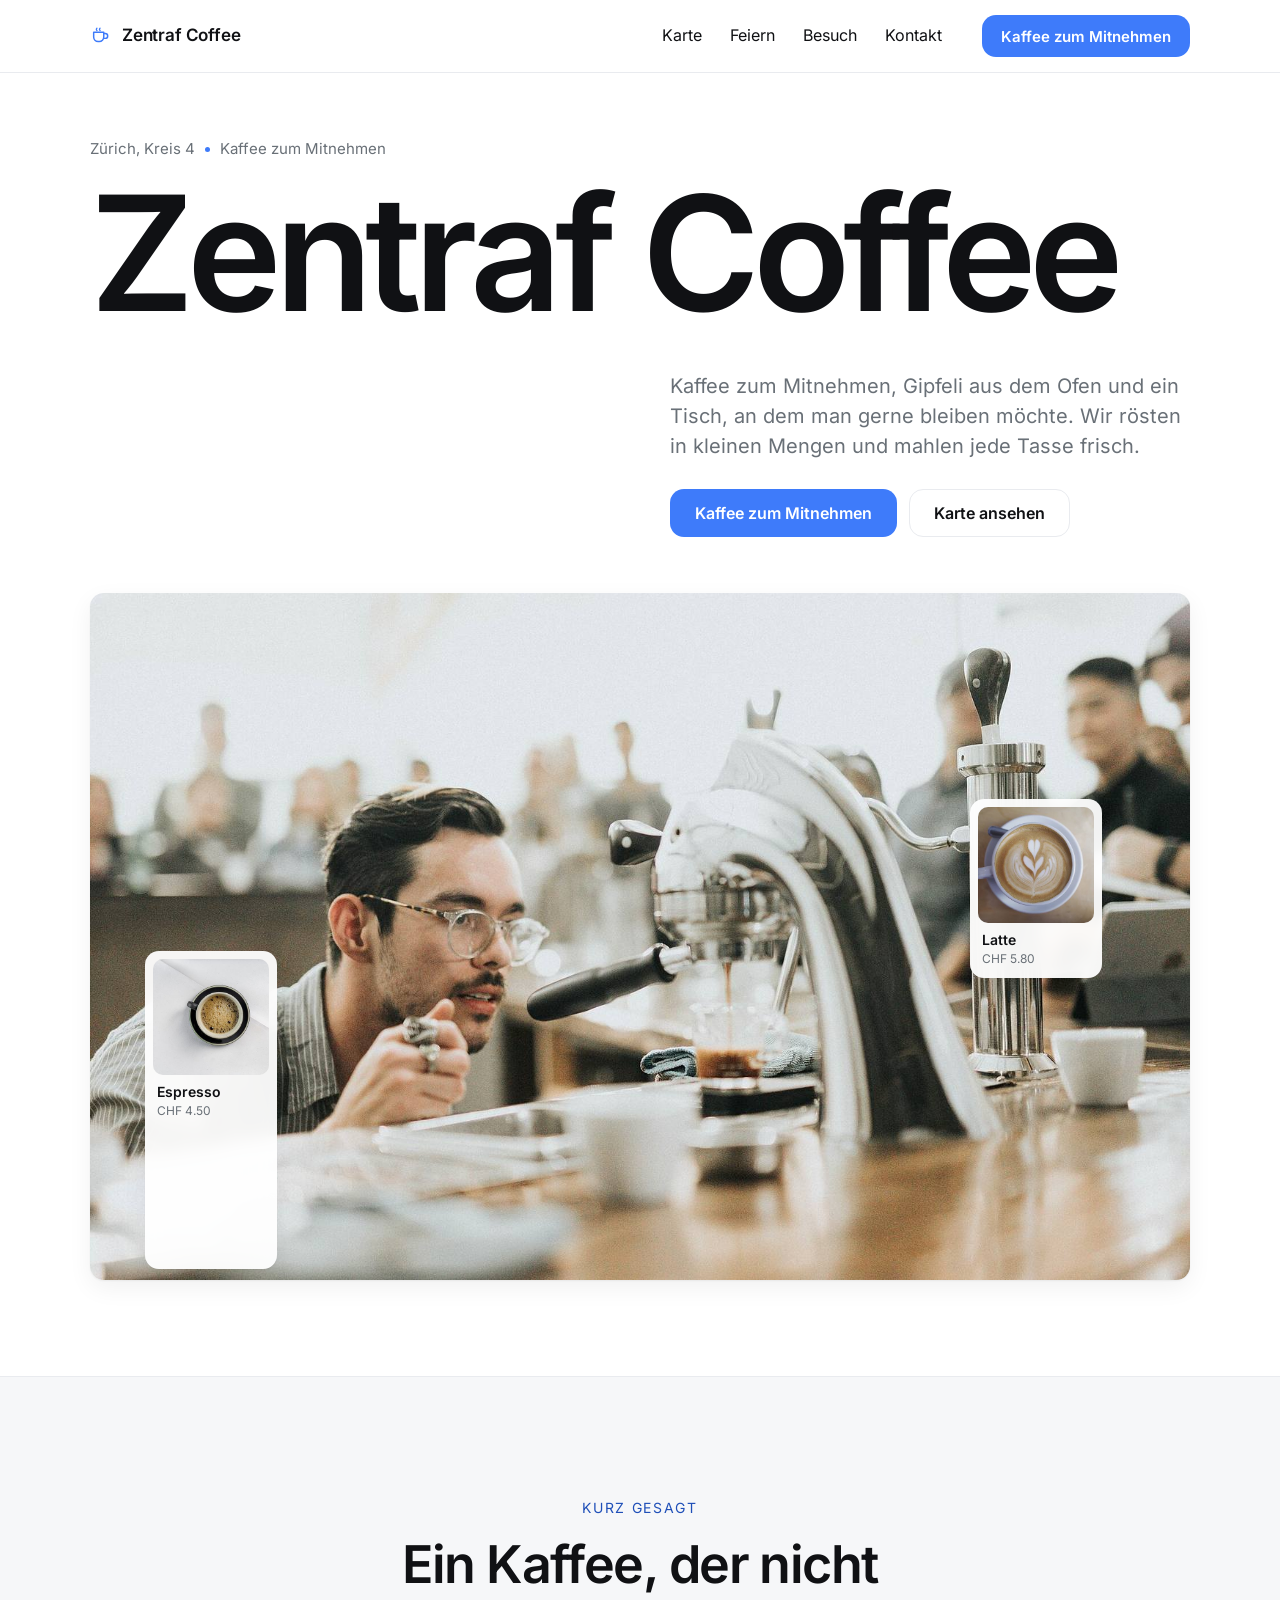
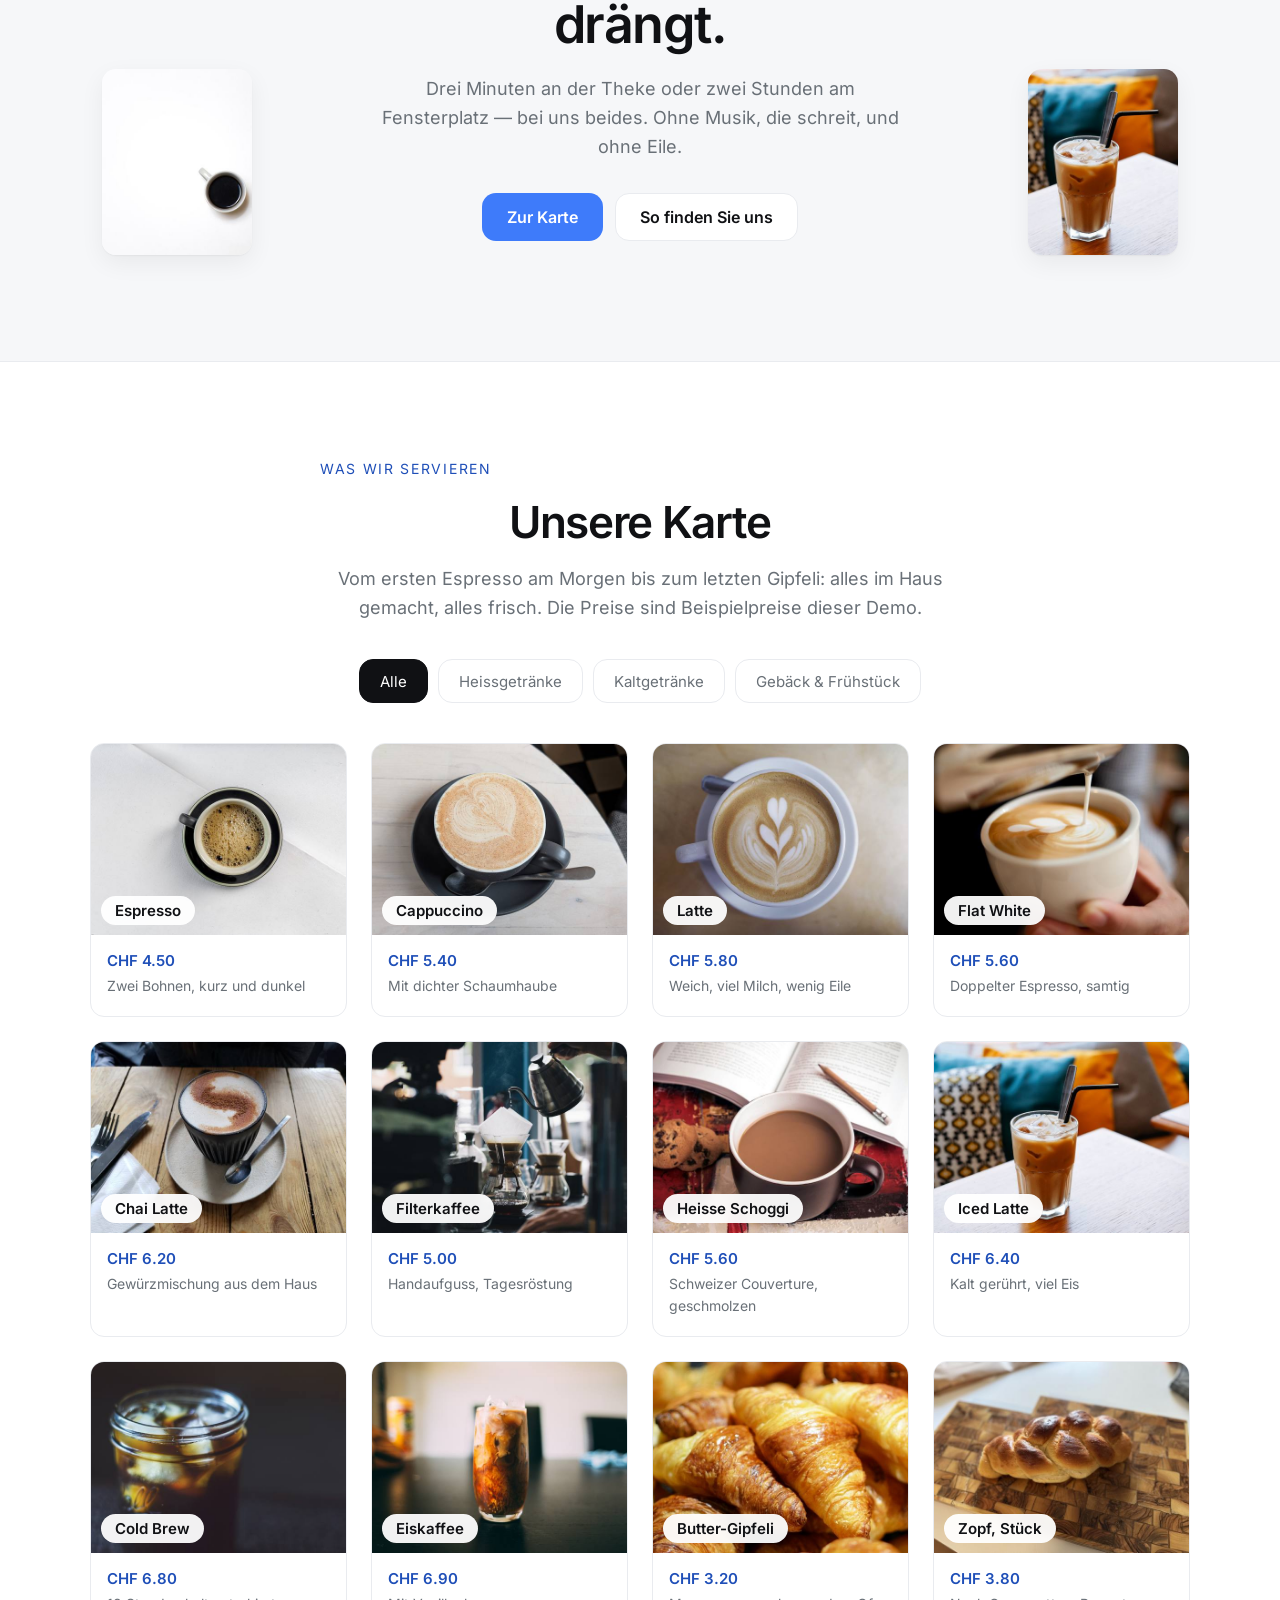
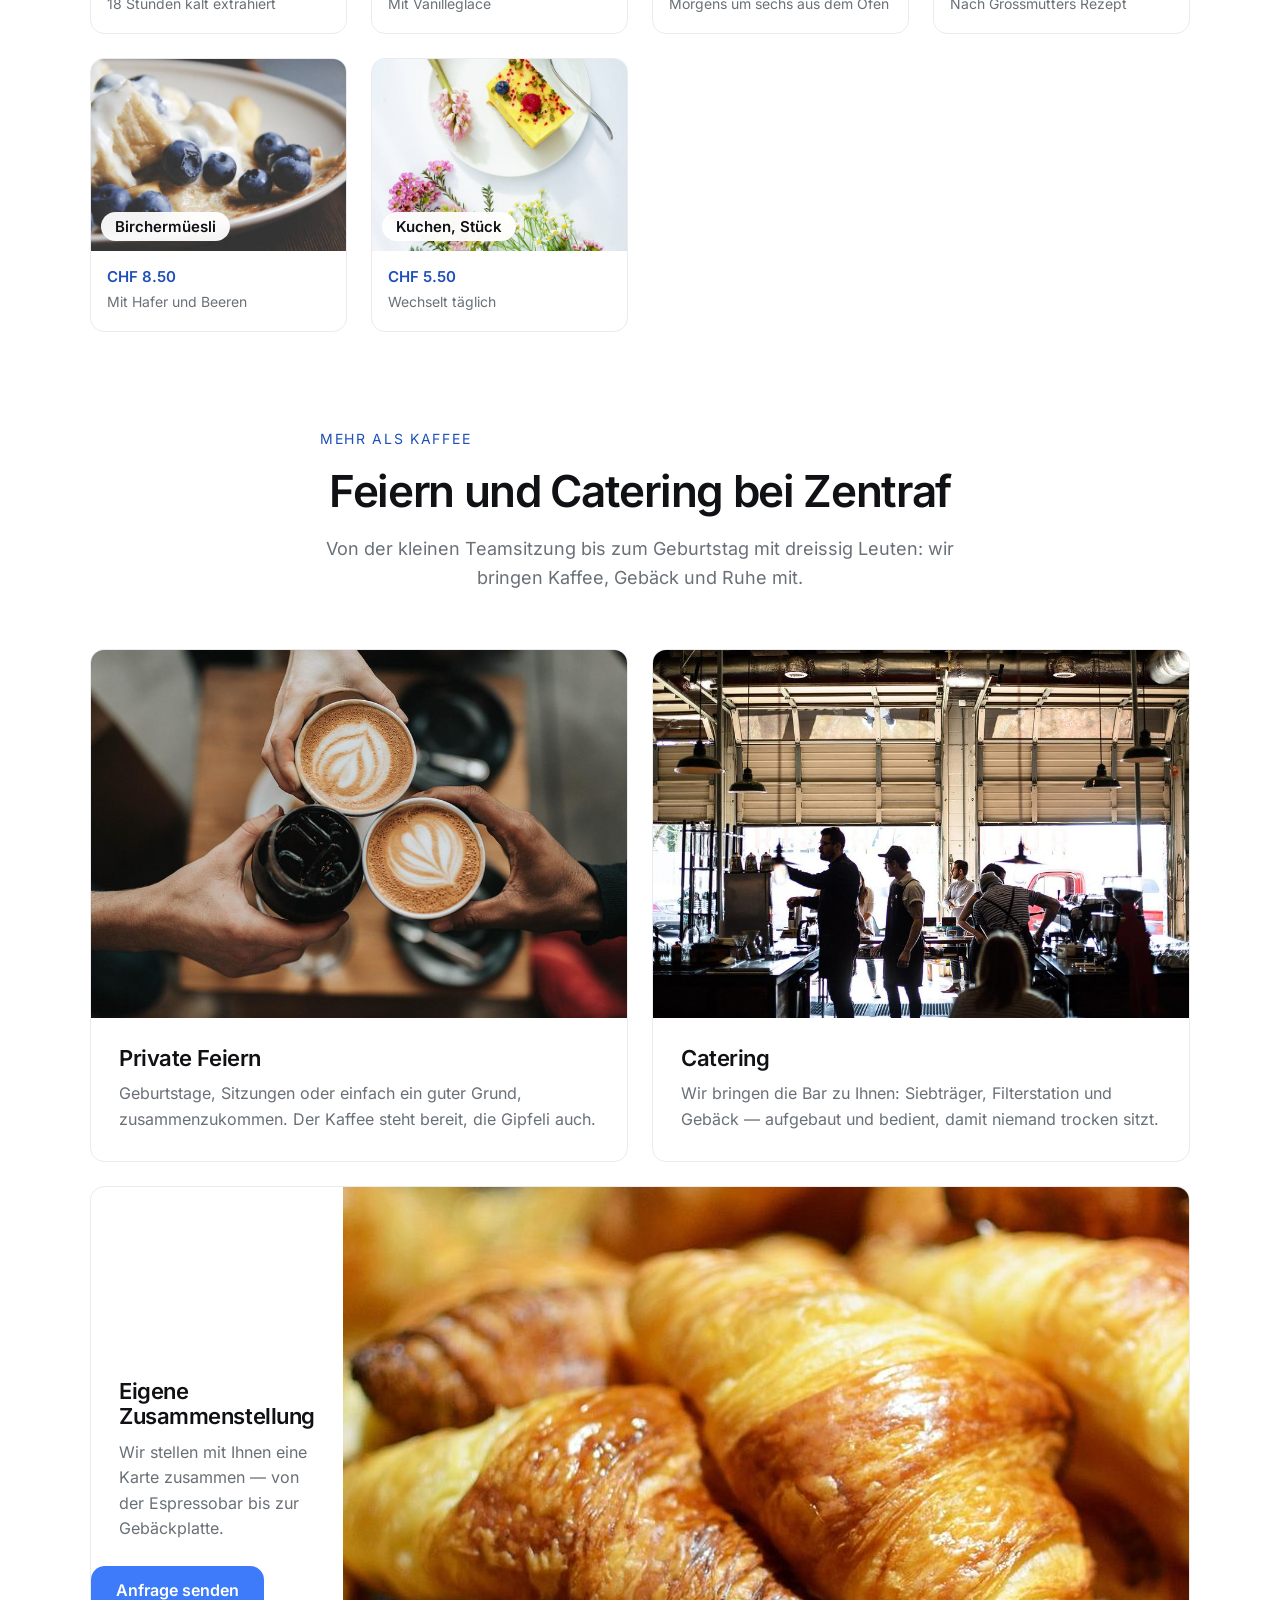
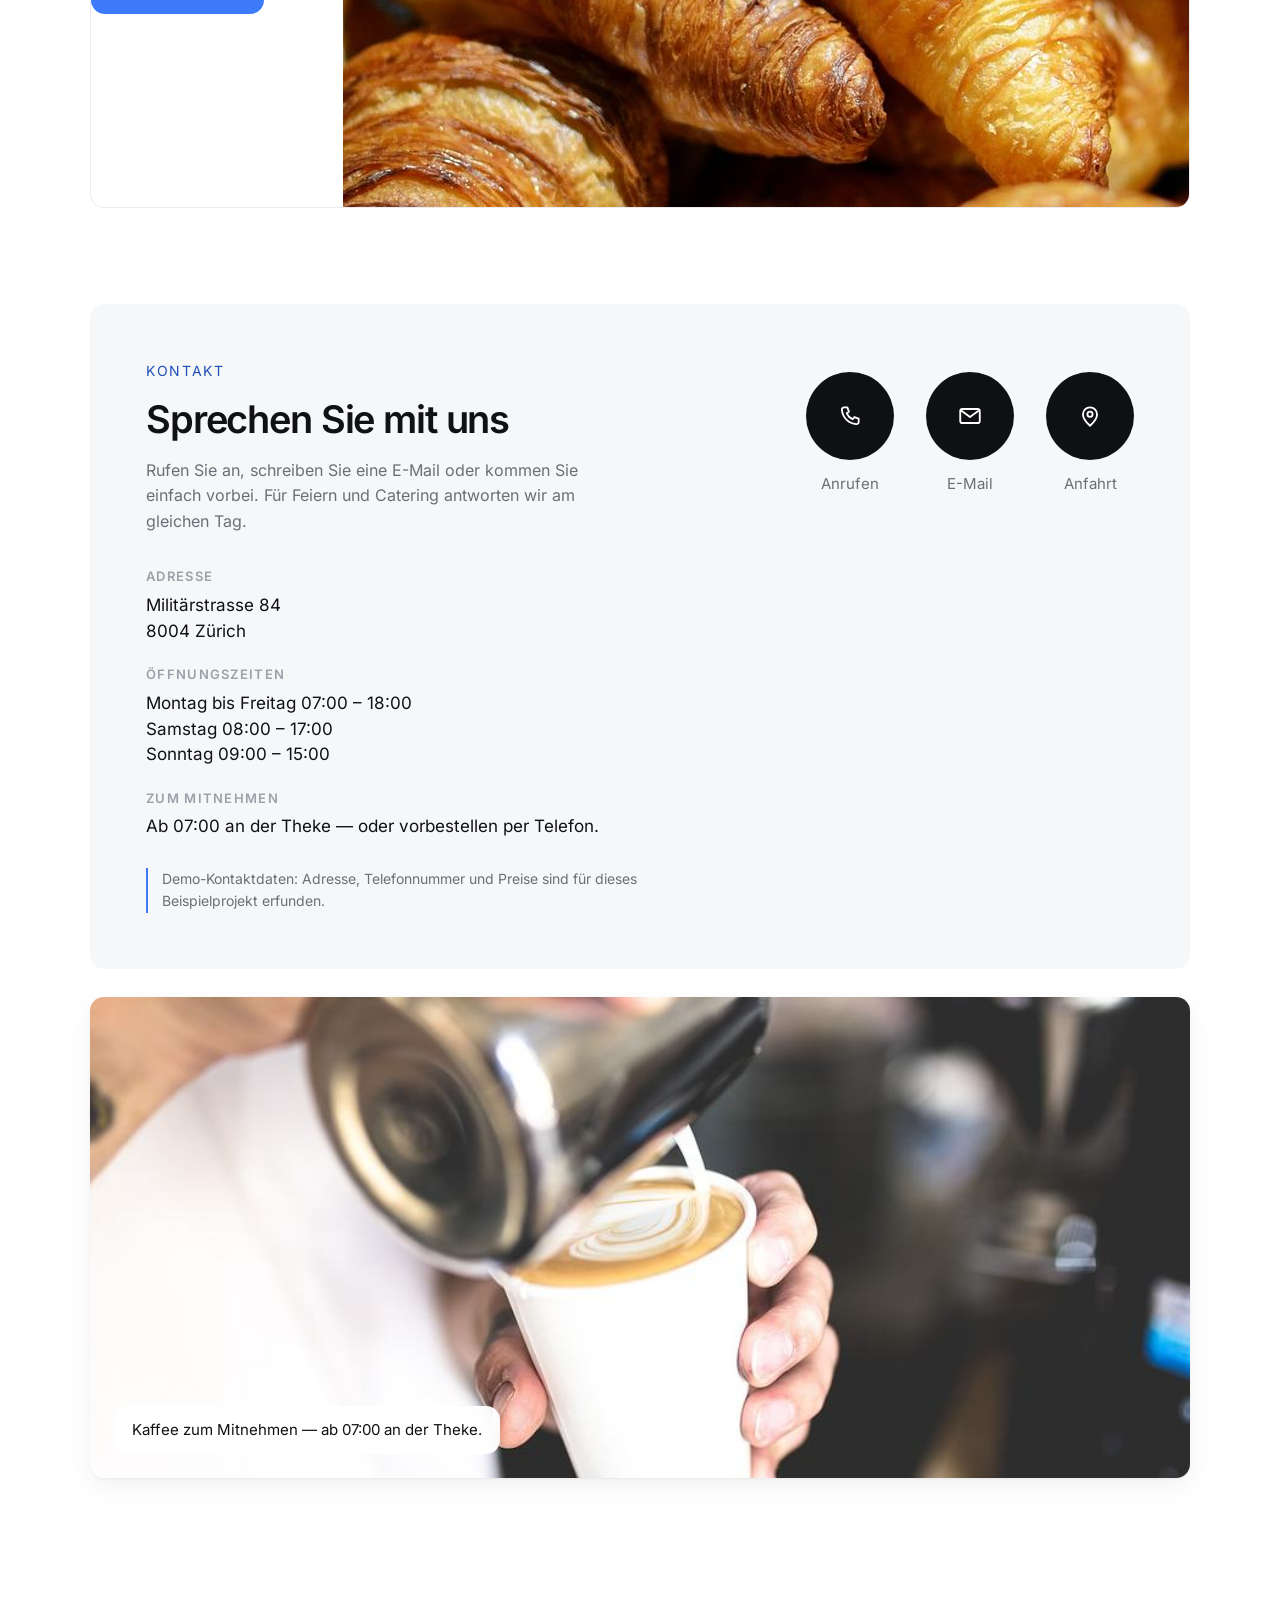
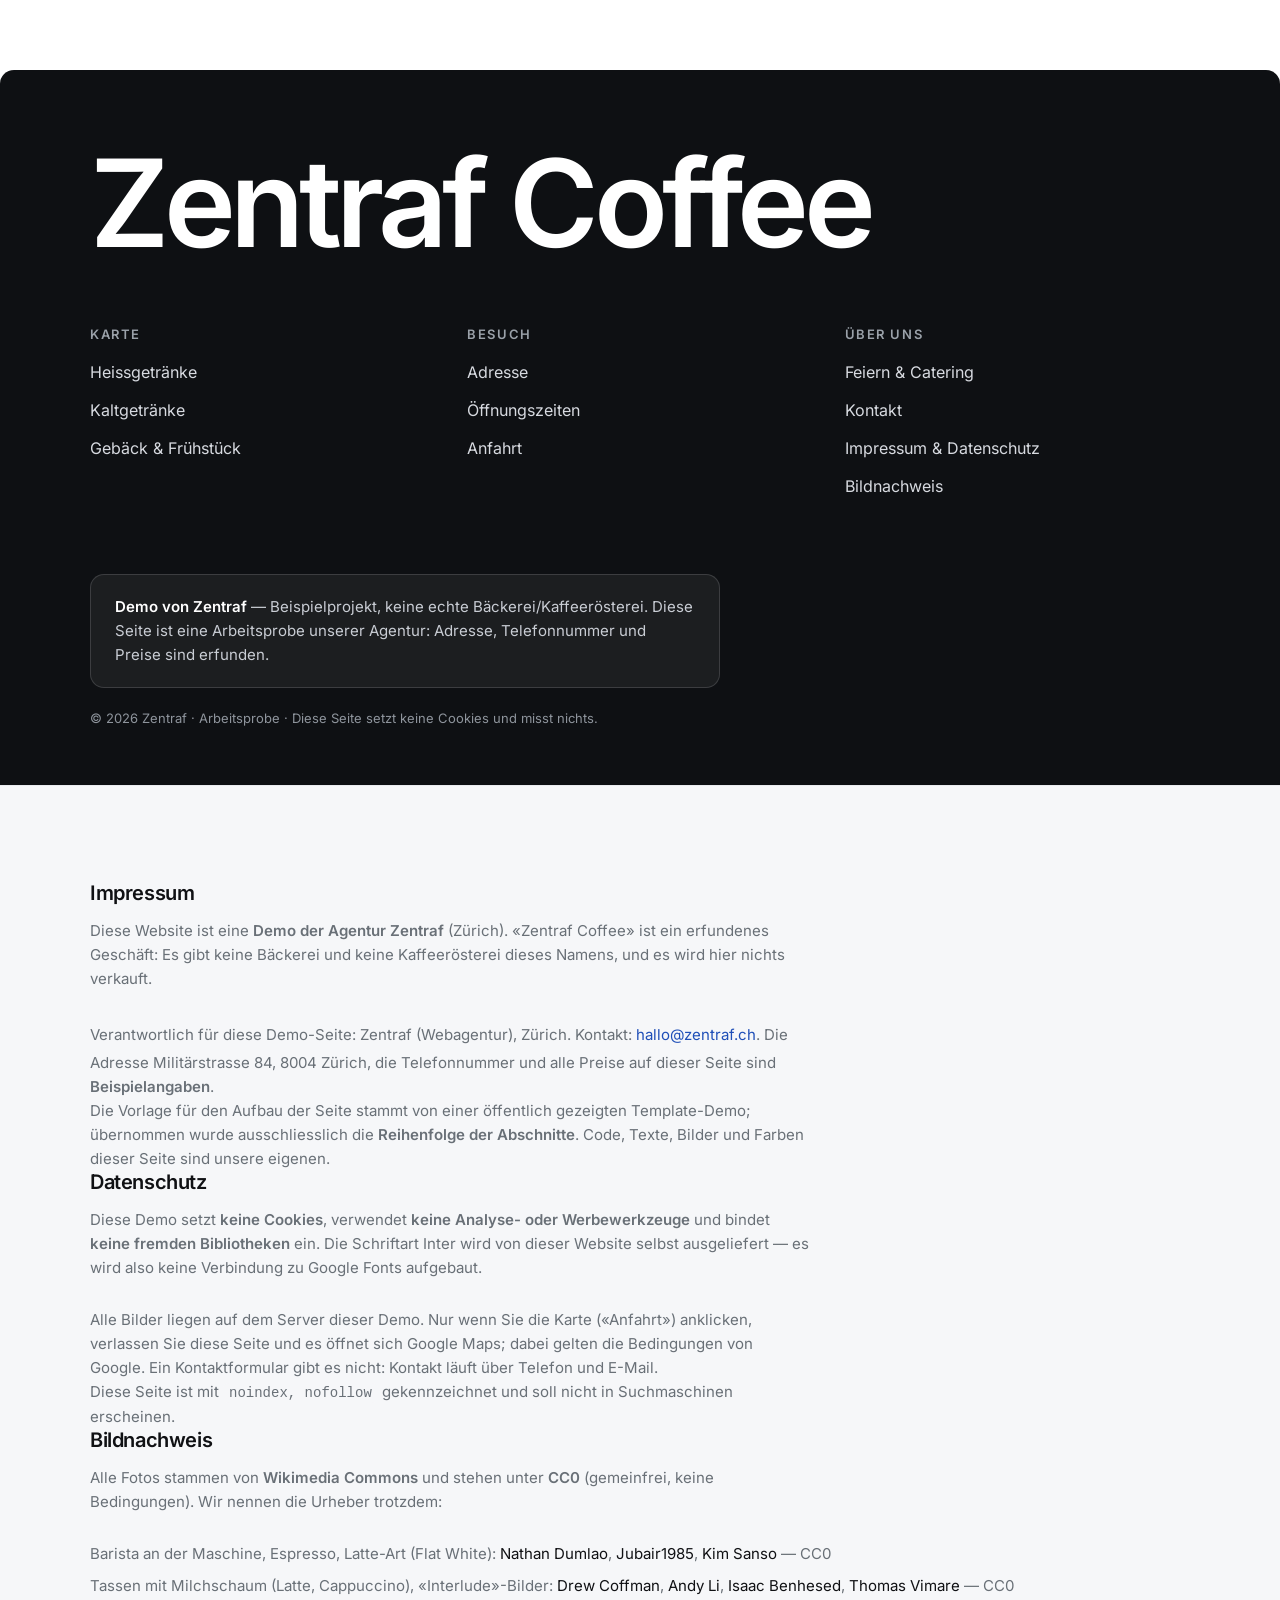
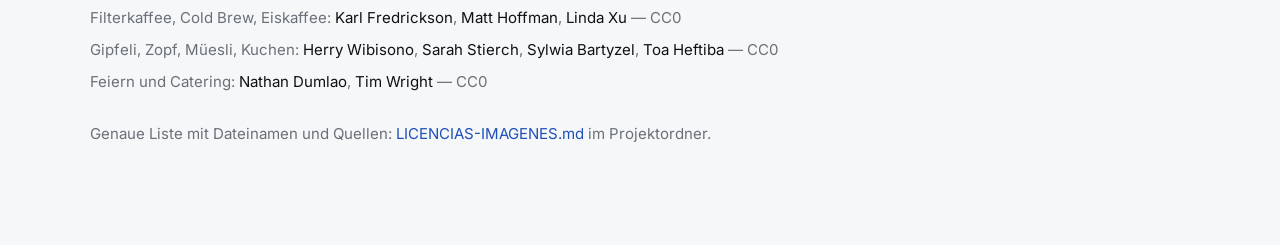
<file: index.html>
<!DOCTYPE html>
<html lang="de-CH">
<head>
<meta charset="utf-8">
<meta name="viewport" content="width=device-width, initial-scale=1">
<title>Zentraf Coffee Zürich — Kaffee zum Mitnehmen, Gipfeli und Kuchen</title>
<meta name="description" content="Zentraf Coffee, Militärstrasse 84 in Zürich: Espresso, Filterkaffee, Gipfeli und Kuchen. Kaffee zum Mitnehmen ab 07:00, Feiern und Catering auf Anfrage.">
<!-- Demo der Agentur Zentraf: nicht indexieren, nicht verlinken -->
<meta name="robots" content="noindex, nofollow, noarchive">
<meta name="theme-color" content="#ffffff">
<meta property="og:type" content="website">
<meta property="og:title" content="Zentraf Coffee Zürich — Kaffee zum Mitnehmen">
<meta property="og:description" content="Espresso, Filterkaffee, Gipfeli und Kuchen an der Militärstrasse 84 in Zürich. Demo-Seite der Agentur Zentraf.">
<meta property="og:image" content="https://zentraf-official.github.io/zentraf-coffee/assets/og-image.jpg">
<meta property="og:image:width" content="1200">
<meta property="og:image:height" content="630">
<meta property="og:url" content="https://zentraf-official.github.io/zentraf-coffee/">
<meta property="og:locale" content="de_CH">
<meta name="twitter:card" content="summary_large_image">
<link rel="icon" href="assets/favicon.svg" type="image/svg+xml">
<link rel="icon" href="assets/favicon-32.png" sizes="32x32" type="image/png">
<link rel="apple-touch-icon" href="assets/apple-touch-icon.png">
<link rel="preload" href="assets/fuentes/inter-400.woff2" as="font" type="font/woff2" crossorigin>
<link rel="preload" href="assets/fuentes/inter-600.woff2" as="font" type="font/woff2" crossorigin>
<link rel="stylesheet" href="styles.css">
<script>document.documentElement.classList.add('js');</script>
<script type="application/ld+json">
{
  "@context": "https://schema.org",
  "@type": "CafeOrCoffeeShop",
  "name": "Zentraf Coffee (Demo)",
  "description": "Beispielprojekt der Agentur Zentraf: Café mit Kaffee zum Mitnehmen, Gipfeli und Kuchen in Zürich. Kein echtes Geschäft.",
  "url": "https://zentraf-official.github.io/zentraf-coffee/",
  "image": "https://zentraf-official.github.io/zentraf-coffee/assets/img/hero-barista.jpg",
  "telephone": "+41 44 000 00 00",
  "priceRange": "CHF 3–9",
  "servesCuisine": "Kaffee, Gebäck, Frühstück",
  "currenciesAccepted": "CHF",
  "address": {
    "@type": "PostalAddress",
    "streetAddress": "Militärstrasse 84",
    "postalCode": "8004",
    "addressLocality": "Zürich",
    "addressCountry": "CH"
  },
  "openingHoursSpecification": [
    { "@type": "OpeningHoursSpecification", "dayOfWeek": ["Monday","Tuesday","Wednesday","Thursday","Friday"], "opens": "07:00", "closes": "18:00" },
    { "@type": "OpeningHoursSpecification", "dayOfWeek": "Saturday", "opens": "08:00", "closes": "17:00" },
    { "@type": "OpeningHoursSpecification", "dayOfWeek": "Sunday", "opens": "09:00", "closes": "15:00" }
  ],
  "disambiguatingDescription": "Demo-Seite der Webagentur Zentraf. Adresse, Telefonnummer und Preise sind für dieses Beispielprojekt erfunden."
}
</script>
</head>
<body>

<!-- Ladenschicht: nur mit JavaScript sichtbar, blendet sich per CSS selbst aus (R23) -->
<div class="carga" id="carga" aria-hidden="true">
  <div class="carga__marca">Zentraf Coffee</div>
  <div class="carga__balken"><span></span></div>
</div>

<a class="saltar" href="#karte">Direkt zur Karte</a>

<header class="barra" id="top">
  <div class="barra__interior">
    <a class="marca" href="#top" aria-label="Zentraf Coffee — zum Seitenanfang">
      <svg class="marca__icono" viewBox="0 0 24 24" width="22" height="22" aria-hidden="true" focusable="false">
        <path d="M4 8h11v5.2A4.8 4.8 0 0 1 10.2 18h-1.4A4.8 4.8 0 0 1 4 13.2V8Z" fill="none" stroke="currentColor" stroke-width="1.6" stroke-linejoin="round"/>
        <path d="M15 9.2h1.6a2.7 2.7 0 0 1 0 5.4H15" fill="none" stroke="currentColor" stroke-width="1.6" stroke-linecap="round"/>
        <path d="M7.6 3.4c-.9 1-.9 1.8 0 2.6M11 3.4c-.9 1-.9 1.8 0 2.6" fill="none" stroke="currentColor" stroke-width="1.4" stroke-linecap="round"/>
      </svg>
      <span>Zentraf Coffee</span>
    </a>

    <nav class="barra__enlaces" aria-label="Hauptmenü">
      <a href="#karte">Karte</a>
      <a href="#feiern">Feiern</a>
      <a href="#besuch">Besuch</a>
      <a href="#kontakt">Kontakt</a>
    </nav>

    <a class="boton boton--klein boton--principal barra__cta" href="#besuch">Kaffee zum Mitnehmen</a>

    <details class="barra__movil">
      <summary aria-label="Menü öffnen"><span></span><span></span><span></span></summary>
      <div class="barra__panel">
        <a href="#karte">Karte</a>
        <a href="#feiern">Feiern</a>
        <a href="#besuch">Besuch</a>
        <a href="#kontakt">Kontakt</a>
        <a href="#impressum">Impressum</a>
      </div>
    </details>
  </div>
</header>

<main>

  <!-- 1 · HERO (wie in der Vorlage: Markenname als Riesenschrift, Text rechts, zwei Knöpfe, ein grosses Bild) -->
  <section class="hero">
    <div class="envoltura">
      <p class="etiqueta hero__etiqueta">Zürich, Kreis 4<span class="punto" aria-hidden="true"></span>Kaffee zum Mitnehmen</p>
      <h1 class="hero__marca">Zentraf Coffee</h1>
      <div class="hero__texto">
        <p>Kaffee zum Mitnehmen, Gipfeli aus dem Ofen und ein Tisch, an dem man gerne bleiben möchte. Wir rösten in kleinen Mengen und mahlen jede Tasse frisch.</p>
        <div class="hero__botones">
          <a class="boton boton--principal" href="#besuch">Kaffee zum Mitnehmen</a>
          <a class="boton boton--secundario" href="#karte">Karte ansehen</a>
        </div>
      </div>
    </div>

    <div class="envoltura">
      <figure class="hero__imagen revelar">
        <img src="assets/img/hero-barista.jpg" width="1600" height="1000" alt="Barista von Zentraf Coffee zieht an der Siebträgermaschine einen Espresso" fetchpriority="high" decoding="async">
        <figcaption class="tarjeta-flotante tarjeta-flotante--a" data-flotante>
          <img src="assets/img/espresso.jpg" width="360" height="360" alt="Espresso im weissen Becher von oben fotografiert" loading="lazy" decoding="async">
          <span>Espresso<small>CHF 4.50</small></span>
        </figcaption>
        <figcaption class="tarjeta-flotante tarjeta-flotante--b" data-flotante>
          <img src="assets/img/latte-tasse.jpg" width="360" height="360" alt="Latte mit Latte-Art in einer hellen Tasse" loading="lazy" decoding="async">
          <span>Latte<small>CHF 5.80</small></span>
        </figcaption>
      </figure>
    </div>
  </section>

  <!-- 2 · ZWISCHENSPIEL (wie in der Vorlage: fast leere Fläche, ein Satz, zwei Knöpfe, Bilder am Cursor) -->
  <section class="interludio" id="kurz">
    <div class="envoltura interludio__caja">
      <p class="etiqueta">Kurz gesagt</p>
      <h2 class="interludio__titulo">Ein Kaffee, der nicht drängt.</h2>
      <p class="interludio__texto">Drei Minuten an der Theke oder zwei Stunden am Fensterplatz — bei uns beides. Ohne Musik, die schreit, und ohne Eile.</p>
      <div class="interludio__botones">
        <a class="boton boton--principal" href="#karte">Zur Karte</a>
        <a class="boton boton--secundario" href="#besuch">So finden Sie uns</a>
      </div>
    </div>
    <img class="cursorfoto cursorfoto--a" data-flotante src="assets/img/interludio-taza.jpg" width="340" height="420" alt="Kleine Tasse Kaffee auf weissem Grund" loading="lazy" decoding="async" aria-hidden="true">
    <img class="cursorfoto cursorfoto--b" data-flotante src="assets/img/interludio-eis.jpg" width="340" height="420" alt="Iced Latte im Glas mit Strohhalm" loading="lazy" decoding="async" aria-hidden="true">
  </section>

  <!-- 3 · KARTE (wie in der Vorlage: Filter-Knöpfe und ein Raster aus Fotos mit Etikette) -->
  <section class="karte" id="karte">
    <div class="envoltura">
      <header class="seccion-cabeza">
        <p class="etiqueta">Was wir servieren</p>
        <h2>Unsere Karte</h2>
        <p class="seccion-cabeza__texto">Vom ersten Espresso am Morgen bis zum letzten Gipfeli: alles im Haus gemacht, alles frisch. Die Preise sind Beispielpreise dieser Demo.</p>
      </header>

      <div class="chips" role="group" aria-label="Karte filtern">
        <button type="button" class="chip chip--activo" data-filtro="alle" aria-pressed="true">Alle</button>
        <button type="button" class="chip" data-filtro="heiss" aria-pressed="false">Heissgetränke</button>
        <button type="button" class="chip" data-filtro="kalt" aria-pressed="false">Kaltgetränke</button>
        <button type="button" class="chip" data-filtro="gebaeck" aria-pressed="false">Gebäck &amp; Frühstück</button>
      </div>

      <ul class="rejilla" id="rejilla">
        <li class="plato revelar" data-cat="heiss">
          <div class="plato__foto"><img src="assets/img/menu-espresso.jpg" width="560" height="420" alt="Espresso in einer weissen Tasse auf hellem Grund" loading="lazy" decoding="async"><span class="plato__nombre">Espresso</span></div>
          <span class="plato__precio">CHF 4.50</span>
          <p class="plato__nota">Zwei Bohnen, kurz und dunkel</p>
        </li>
        <li class="plato revelar" data-cat="heiss">
          <div class="plato__foto"><img src="assets/img/menu-cappuccino.jpg" width="560" height="420" alt="Cappuccino mit dichter Milchschaumhaube in dunkler Tasse" loading="lazy" decoding="async"><span class="plato__nombre">Cappuccino</span></div>
          <span class="plato__precio">CHF 5.40</span>
          <p class="plato__nota">Mit dichter Schaumhaube</p>
        </li>
        <li class="plato revelar" data-cat="heiss">
          <div class="plato__foto"><img src="assets/img/menu-latte.jpg" width="560" height="420" alt="Latte mit Latte-Art von oben in einer hellen Tasse" loading="lazy" decoding="async"><span class="plato__nombre">Latte</span></div>
          <span class="plato__precio">CHF 5.80</span>
          <p class="plato__nota">Weich, viel Milch, wenig Eile</p>
        </li>
        <li class="plato revelar" data-cat="heiss">
          <div class="plato__foto"><img src="assets/img/menu-flatwhite.jpg" width="560" height="420" alt="Flat White mit Rosetta-Muster, in den Händen gehalten" loading="lazy" decoding="async"><span class="plato__nombre">Flat White</span></div>
          <span class="plato__precio">CHF 5.60</span>
          <p class="plato__nota">Doppelter Espresso, samtig</p>
        </li>
        <li class="plato revelar" data-cat="heiss">
          <div class="plato__foto"><img src="assets/img/menu-chai.jpg" width="560" height="420" alt="Chai Latte mit Zimt in einer Tasse auf Holztisch" loading="lazy" decoding="async"><span class="plato__nombre">Chai Latte</span></div>
          <span class="plato__precio">CHF 6.20</span>
          <p class="plato__nota">Gewürzmischung aus dem Haus</p>
        </li>
        <li class="plato revelar" data-cat="heiss">
          <div class="plato__foto"><img src="assets/img/menu-filterkaffee.jpg" width="560" height="420" alt="Filterkaffee, von Hand mit der V60-Kanne aufgegossen" loading="lazy" decoding="async"><span class="plato__nombre">Filterkaffee</span></div>
          <span class="plato__precio">CHF 5.00</span>
          <p class="plato__nota">Handaufguss, Tagesröstung</p>
        </li>
        <li class="plato revelar" data-cat="heiss">
          <div class="plato__foto"><img src="assets/img/menu-schoggi.jpg" width="560" height="420" alt="Heisse Schoggi in einer Tasse, daneben Guetzli" loading="lazy" decoding="async"><span class="plato__nombre">Heisse Schoggi</span></div>
          <span class="plato__precio">CHF 5.60</span>
          <p class="plato__nota">Schweizer Couverture, geschmolzen</p>
        </li>
        <li class="plato revelar" data-cat="kalt">
          <div class="plato__foto"><img src="assets/img/menu-icedlatte.jpg" width="560" height="420" alt="Iced Latte im Glas mit Eiswürfeln und Strohhalm" loading="lazy" decoding="async"><span class="plato__nombre">Iced Latte</span></div>
          <span class="plato__precio">CHF 6.40</span>
          <p class="plato__nota">Kalt gerührt, viel Eis</p>
        </li>
        <li class="plato revelar" data-cat="kalt">
          <div class="plato__foto"><img src="assets/img/menu-coldbrew.jpg" width="560" height="420" alt="Cold Brew im Glas, achtzehn Stunden kalt extrahiert" loading="lazy" decoding="async"><span class="plato__nombre">Cold Brew</span></div>
          <span class="plato__precio">CHF 6.80</span>
          <p class="plato__nota">18 Stunden kalt extrahiert</p>
        </li>
        <li class="plato revelar" data-cat="kalt">
          <div class="plato__foto"><img src="assets/img/menu-eiskaffee.jpg" width="560" height="420" alt="Eiskaffee im Glas auf einer Theke" loading="lazy" decoding="async"><span class="plato__nombre">Eiskaffee</span></div>
          <span class="plato__precio">CHF 6.90</span>
          <p class="plato__nota">Mit Vanilleglace</p>
        </li>
        <li class="plato revelar" data-cat="gebaeck">
          <div class="plato__foto"><img src="assets/img/menu-gipfeli.jpg" width="560" height="420" alt="Frisch gebackene Butter-Gipfeli nah fotografiert" loading="lazy" decoding="async"><span class="plato__nombre">Butter-Gipfeli</span></div>
          <span class="plato__precio">CHF 3.20</span>
          <p class="plato__nota">Morgens um sechs aus dem Ofen</p>
        </li>
        <li class="plato revelar" data-cat="gebaeck">
          <div class="plato__foto"><img src="assets/img/menu-zopf.jpg" width="560" height="420" alt="Geflochtenes Zopf-Brot auf einem Holzbrett" loading="lazy" decoding="async"><span class="plato__nombre">Zopf, Stück</span></div>
          <span class="plato__precio">CHF 3.80</span>
          <p class="plato__nota">Nach Grossmutters Rezept</p>
        </li>
        <li class="plato revelar" data-cat="gebaeck">
          <div class="plato__foto"><img src="assets/img/menu-muesli.jpg" width="560" height="420" alt="Birchermüesli mit Haferflocken und Blaubeeren" loading="lazy" decoding="async"><span class="plato__nombre">Birchermüesli</span></div>
          <span class="plato__precio">CHF 8.50</span>
          <p class="plato__nota">Mit Hafer und Beeren</p>
        </li>
        <li class="plato revelar" data-cat="gebaeck">
          <div class="plato__foto"><img src="assets/img/menu-kuchen.jpg" width="560" height="420" alt="Ein Stück Kuchen auf einem hellen Teller" loading="lazy" decoding="async"><span class="plato__nombre">Kuchen, Stück</span></div>
          <span class="plato__precio">CHF 5.50</span>
          <p class="plato__nota">Wechselt täglich</p>
        </li>
      </ul>
    </div>
  </section>

  <!-- 4 · FEIERN & CATERING (wie in der Vorlage: Bento-Raster mit Bildern und Text) -->
  <section class="feiern" id="feiern">
    <div class="envoltura">
      <header class="seccion-cabeza">
        <p class="etiqueta">Mehr als Kaffee</p>
        <h2>Feiern und Catering bei Zentraf</h2>
        <p class="seccion-cabeza__texto">Von der kleinen Teamsitzung bis zum Geburtstag mit dreissig Leuten: wir bringen Kaffee, Gebäck und Ruhe mit.</p>
      </header>

      <div class="bento">
        <article class="bento__caja revelar">
          <img src="assets/img/feiern-privat.jpg" width="900" height="620" alt="Drei Personen stossen mit Kaffeebechern an" loading="lazy" decoding="async">
          <h3>Private Feiern</h3>
          <p>Geburtstage, Sitzungen oder einfach ein guter Grund, zusammenzukommen. Der Kaffee steht bereit, die Gipfeli auch.</p>
        </article>
        <article class="bento__caja revelar">
          <img src="assets/img/feiern-catering.jpg" width="900" height="620" alt="Blick in eine Kaffeebar mit mehreren Personen an der Theke" loading="lazy" decoding="async">
          <h3>Catering</h3>
          <p>Wir bringen die Bar zu Ihnen: Siebträger, Filterstation und Gebäck — aufgebaut und bedient, damit niemand trocken sitzt.</p>
        </article>
        <article class="bento__caja bento__caja--texto revelar">
          <div class="bento__texto">
            <h3>Eigene Zusammenstellung</h3>
            <p>Wir stellen mit Ihnen eine Karte zusammen — von der Espressobar bis zur Gebäckplatte.</p>
            <a class="boton boton--principal" href="mailto:hallo@zentraf.ch?subject=Anfrage%20Zentraf%20Coffee%20(Demo)">Anfrage senden</a>
          </div>
          <img src="assets/img/feiern-menu.jpg" width="900" height="620" alt="Frisch gebackene Gipfeli, nah fotografiert, für eine Gebäckplatte" loading="lazy" decoding="async">
        </article>
      </div>
    </div>
  </section>

  <!-- 5 · BESUCH & KONTAKT (wie in der Vorlage: helle Karte, drei Kreise mit Symbolen) -->
  <section class="besuch" id="besuch">
    <div class="envoltura">
      <div class="besuch__caja">
        <div class="besuch__izquierda">
          <p class="etiqueta">Kontakt</p>
          <h2>Sprechen Sie mit uns</h2>
          <p class="besuch__texto">Rufen Sie an, schreiben Sie eine E-Mail oder kommen Sie einfach vorbei. Für Feiern und Catering antworten wir am gleichen Tag.</p>

          <dl class="datos">
            <div>
              <dt>Adresse</dt>
              <dd>Militärstrasse 84<br> 8004 Zürich</dd>
            </div>
            <div>
              <dt>Öffnungszeiten</dt>
              <dd>Montag bis Freitag 07:00 – 18:00<br> Samstag 08:00 – 17:00<br> Sonntag 09:00 – 15:00</dd>
            </div>
            <div>
              <dt>Zum Mitnehmen</dt>
              <dd>Ab 07:00 an der Theke — oder vorbestellen per Telefon.</dd>
            </div>
          </dl>
          <p class="aviso">Demo-Kontaktdaten: Adresse, Telefonnummer und Preise sind für dieses Beispielprojekt erfunden.</p>
        </div>

        <div class="besuch__derecha" id="kontakt">
          <a class="circulo" href="tel:+41440000000">
            <span class="circulo__aro">
              <svg viewBox="0 0 24 24" width="26" height="26" aria-hidden="true" focusable="false"><path d="M6.5 4h3l1.5 4-2 1.5a11 11 0 0 0 5.5 5.5L16 13l4 1.5v3a2 2 0 0 1-2.2 2A14.5 14.5 0 0 1 4.5 6.2 2 2 0 0 1 6.5 4Z" fill="none" stroke="currentColor" stroke-width="1.7" stroke-linejoin="round"/></svg>
            </span>
            <span class="circulo__texto">Anrufen</span>
          </a>
          <a class="circulo" href="mailto:hallo@zentraf.ch?subject=Zentraf%20Coffee%20(Demo)">
            <span class="circulo__aro">
              <svg viewBox="0 0 24 24" width="26" height="26" aria-hidden="true" focusable="false"><rect x="3" y="5.5" width="18" height="13" rx="2" fill="none" stroke="currentColor" stroke-width="1.7"/><path d="m3.8 7 8.2 6 8.2-6" fill="none" stroke="currentColor" stroke-width="1.7" stroke-linejoin="round"/></svg>
            </span>
            <span class="circulo__texto">E-Mail</span>
          </a>
          <a class="circulo" href="https://www.google.com/maps/search/?api=1&amp;query=Milit%C3%A4rstrasse%2084%2C%208004%20Z%C3%BCrich" target="_blank" rel="noopener noreferrer">
            <span class="circulo__aro">
              <svg viewBox="0 0 24 24" width="26" height="26" aria-hidden="true" focusable="false"><path d="M12 21s6.5-6 6.5-10.5A6.5 6.5 0 0 0 5.5 10.5C5.5 15 12 21 12 21Z" fill="none" stroke="currentColor" stroke-width="1.7" stroke-linejoin="round"/><circle cx="12" cy="10.4" r="2.4" fill="none" stroke="currentColor" stroke-width="1.7"/></svg>
            </span>
            <span class="circulo__texto">Anfahrt</span>
          </a>
        </div>
      </div>

      <figure class="besuch__foto revelar">
        <img src="assets/img/zum-mitnehmen.jpg" width="900" height="660" alt="Barista giesst Milch in einen weissen Becher für den Kaffee zum Mitnehmen" loading="lazy" decoding="async">
        <figcaption>Kaffee zum Mitnehmen — ab 07:00 an der Theke.</figcaption>
      </figure>
    </div>
  </section>

</main>

<!-- 6 · FUSS (wie in der Vorlage: dunkler Block mit Riesenschrift und drei Spalten) -->
<footer class="pie">
  <div class="envoltura">
    <p class="pie__marca">Zentraf Coffee</p>

    <div class="pie__columnas">
      <nav aria-label="Karte">
        <h2 class="pie__titel">Karte</h2>
        <ul>
          <li><a href="#karte">Heissgetränke</a></li>
          <li><a href="#karte">Kaltgetränke</a></li>
          <li><a href="#karte">Gebäck &amp; Frühstück</a></li>
        </ul>
      </nav>
      <nav aria-label="Besuch">
        <h2 class="pie__titel">Besuch</h2>
        <ul>
          <li><a href="#besuch">Adresse</a></li>
          <li><a href="#besuch">Öffnungszeiten</a></li>
          <li><a href="#kontakt">Anfahrt</a></li>
        </ul>
      </nav>
      <nav aria-label="Über uns">
        <h2 class="pie__titel">Über uns</h2>
        <ul>
          <li><a href="#feiern">Feiern &amp; Catering</a></li>
          <li><a href="#kontakt">Kontakt</a></li>
          <li><a href="#impressum">Impressum &amp; Datenschutz</a></li>
          <li><a href="#bildnachweis">Bildnachweis</a></li>
        </ul>
      </nav>
    </div>

    <p class="pie__demo"><strong>Demo von Zentraf</strong> — Beispielprojekt, keine echte Bäckerei/Kaffeerösterei. Diese Seite ist eine Arbeitsprobe unserer Agentur: Adresse, Telefonnummer und Preise sind erfunden.</p>
    <p class="pie__klein">© 2026 Zentraf · Arbeitsprobe · <span lang="de">Diese Seite setzt keine Cookies und misst nichts.</span></p>
  </div>
</footer>

<!-- 7 · RECHTLICHES (unsere Hausregel: Impressum und Datenschutz im Fuss erreichbar) -->
<section class="rechtliches" id="impressum">
  <div class="envoltura">
    <h2>Impressum</h2>
    <p>Diese Website ist eine <strong>Demo der Agentur Zentraf</strong> (Zürich). «Zentraf Coffee» ist ein erfundenes Geschäft: Es gibt keine Bäckerei und keine Kaffeerösterei dieses Namens, und es wird hier nichts verkauft.</p>
    <p>Verantwortlich für diese Demo-Seite: Zentraf (Webagentur), Zürich. Kontakt: <a href="mailto:hallo@zentraf.ch">hallo@zentraf.ch</a>. Die Adresse Militärstrasse 84, 8004 Zürich, die Telefonnummer und alle Preise auf dieser Seite sind <strong>Beispielangaben</strong>.</p>
    <p>Die Vorlage für den Aufbau der Seite stammt von einer öffentlich gezeigten Template-Demo; übernommen wurde ausschliesslich die <strong>Reihenfolge der Abschnitte</strong>. Code, Texte, Bilder und Farben dieser Seite sind unsere eigenen.</p>

    <h2 id="datenschutz">Datenschutz</h2>
    <p>Diese Demo setzt <strong>keine Cookies</strong>, verwendet <strong>keine Analyse- oder Werbewerkzeuge</strong> und bindet <strong>keine fremden Bibliotheken</strong> ein. Die Schriftart Inter wird von dieser Website selbst ausgeliefert — es wird also keine Verbindung zu Google Fonts aufgebaut.</p>
    <p>Alle Bilder liegen auf dem Server dieser Demo. Nur wenn Sie die Karte («Anfahrt») anklicken, verlassen Sie diese Seite und es öffnet sich Google Maps; dabei gelten die Bedingungen von Google. Ein Kontaktformular gibt es nicht: Kontakt läuft über Telefon und E-Mail.</p>
    <p>Diese Seite ist mit <code>noindex, nofollow</code> gekennzeichnet und soll nicht in Suchmaschinen erscheinen.</p>

    <h2 id="bildnachweis">Bildnachweis</h2>
    <p>Alle Fotos stammen von <strong>Wikimedia Commons</strong> und stehen unter <strong>CC0</strong> (gemeinfrei, keine Bedingungen). Wir nennen die Urheber trotzdem:</p>
    <ul class="creditos">
      <li>Barista an der Maschine, Espresso, Latte-Art (Flat White): <em>Nathan Dumlao</em>, <em>Jubair1985</em>, <em>Kim Sanso</em> — CC0</li>
      <li>Tassen mit Milchschaum (Latte, Cappuccino), «Interlude»-Bilder: <em>Drew Coffman</em>, <em>Andy Li</em>, <em>Isaac Benhesed</em>, <em>Thomas Vimare</em> — CC0</li>
      <li>Filterkaffee, Cold Brew, Eiskaffee: <em>Karl Fredrickson</em>, <em>Matt Hoffman</em>, <em>Linda Xu</em> — CC0</li>
      <li>Gipfeli, Zopf, Müesli, Kuchen: <em>Herry Wibisono</em>, <em>Sarah Stierch</em>, <em>Sylwia Bartyzel</em>, <em>Toa Heftiba</em> — CC0</li>
      <li>Feiern und Catering: <em>Nathan Dumlao</em>, <em>Tim Wright</em> — CC0</li>
    </ul>
    <p class="pie__klein">Genaue Liste mit Dateinamen und Quellen: <a href="LICENCIAS-IMAGENES.md">LICENCIAS-IMAGENES.md</a> im Projektordner.</p>
  </div>
</section>

<script src="app.js" defer></script>
</body>
</html>
</file>
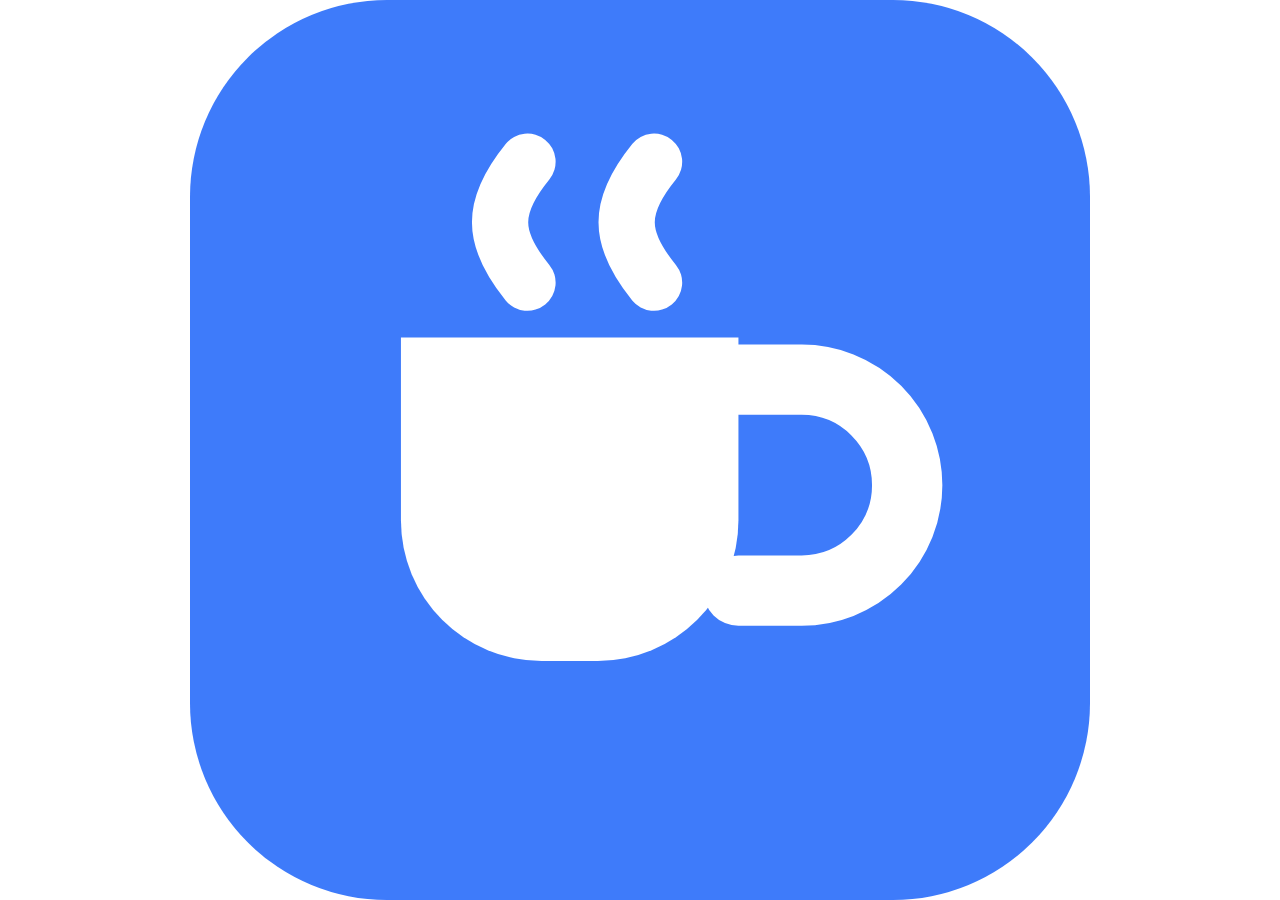
<file: herramientas/favicon.html>
<!DOCTYPE html>
<html><head><meta charset="utf-8"><style>html,body{margin:0;padding:0;background:transparent}svg{display:block;width:100vw;height:100vh}</style></head>
<body>
<svg xmlns="http://www.w3.org/2000/svg" viewBox="0 0 64 64" role="img" aria-label="Zentraf Coffee">
  <rect width="64" height="64" rx="14" fill="#3E7BFA"/>
  <path d="M15 24h24v13a10 10 0 0 1-10 10h-4a10 10 0 0 1-10-10V24Z" fill="#ffffff"/>
  <path d="M39 27h4.5a7.5 7.5 0 0 1 0 15H39" fill="none" stroke="#ffffff" stroke-width="5" stroke-linecap="round"/>
  <path d="M24 11.5c-2.6 3.2-2.6 5.4 0 8.6M33 11.5c-2.6 3.2-2.6 5.4 0 8.6" fill="none" stroke="#ffffff" stroke-width="4" stroke-linecap="round"/>
</svg>
</body></html>
</file>
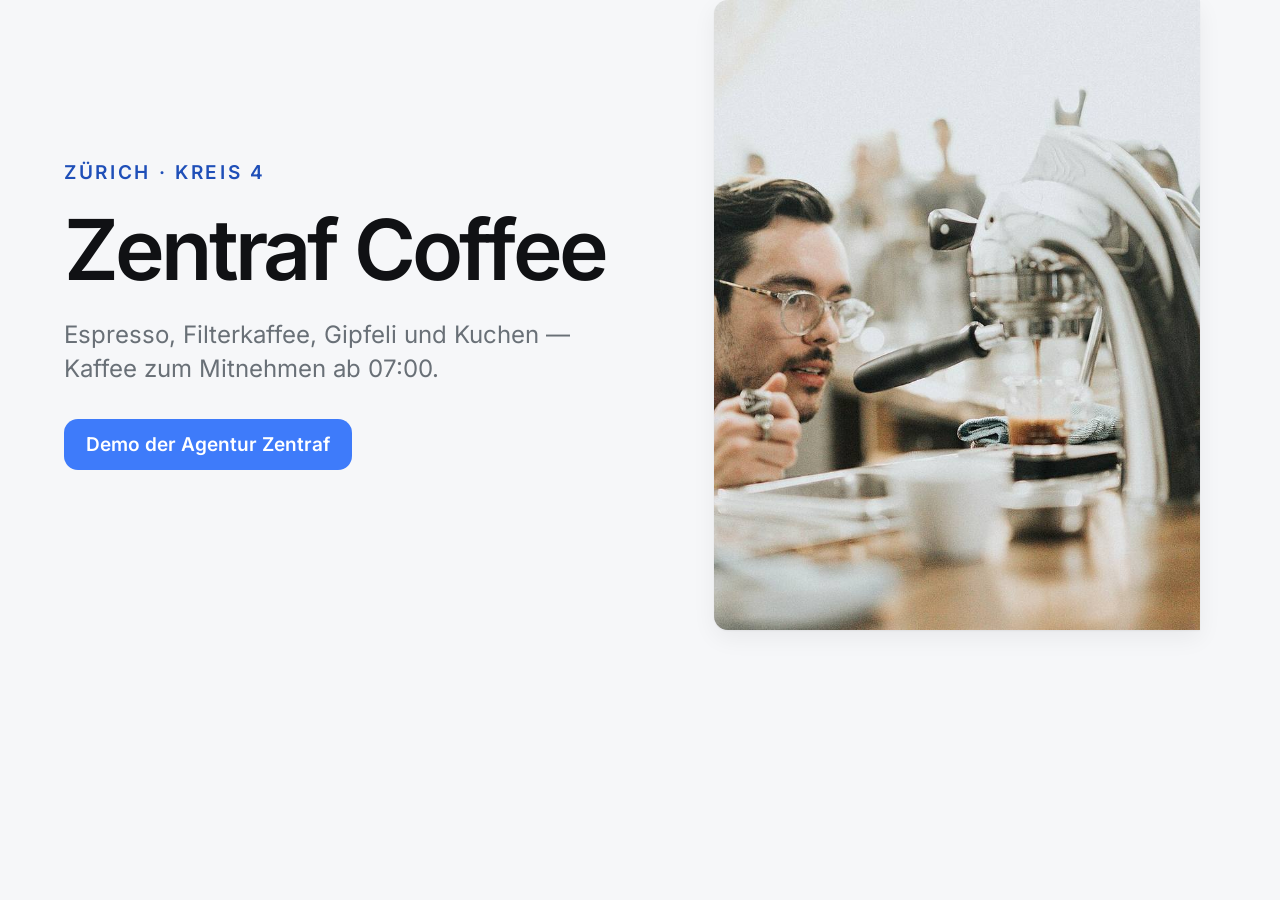
<file: herramientas/og.html>
<!DOCTYPE html>
<html lang="de-CH">
<head>
<meta charset="utf-8">
<title>og-image</title>
<style>
  @font-face{font-family:'Inter';src:url('../assets/fuentes/inter-400.woff2') format('woff2');font-weight:400;font-style:normal;}
  @font-face{font-family:'Inter';src:url('../assets/fuentes/inter-600.woff2') format('woff2');font-weight:600;font-style:normal;}
  html,body{margin:0;padding:0;}
  body{width:1200px;height:630px;overflow:hidden;background:#F6F7F9;
       font-family:'Inter',Helvetica,Arial,sans-serif;color:#101114;display:flex;}
  .texto{width:660px;padding:64px 56px 64px 64px;display:flex;flex-direction:column;justify-content:center;}
  .etiqueta{font-size:19px;font-weight:600;color:#1F4FB8;letter-spacing:.14em;text-transform:uppercase;margin:0 0 22px;}
  h1{font-size:84px;line-height:1;letter-spacing:-.045em;font-weight:600;margin:0 0 26px;}
  p{font-size:24px;line-height:1.4;color:#697077;margin:0 0 34px;max-width:520px;}
  .chip{align-self:flex-start;background:#3E7BFA;color:#fff;font-size:19px;font-weight:600;
        padding:14px 22px;border-radius:14px;}
  .foto{width:540px;height:630px;overflow:hidden;border-radius:14px 0 0 14px;box-shadow:0 1px 2px rgba(16,17,20,.05), 0 8px 24px rgba(16,17,20,.06);}
  .foto img{width:100%;height:100%;object-fit:cover;}
</style>
</head>
<body>
  <div class="texto">
    <p class="etiqueta">Zürich · Kreis 4</p>
    <h1>Zentraf Coffee</h1>
    <p>Espresso, Filterkaffee, Gipfeli und Kuchen — Kaffee zum Mitnehmen ab 07:00.</p>
    <span class="chip">Demo der Agentur Zentraf</span>
  </div>
  <div class="foto"><img src="../assets/img/hero-barista.jpg" alt=""></div>
</body>
</html>
</file>
<file: styles.css>
/* ==========================================================================
   ZENTRAF COFFEE — hoja de estilo (demo de la agencia Zentraf)
   Norma de la casa: ZENTRAF-DISENO.md
   blanco · gris · negro + azul zen #3E7BFA · Inter servida de casa · nada de dorado
   8 px de escala · esquinas 14 px · una sola sombra · movimiento suave y quieto en móvil
   ========================================================================== */

/* --- Tipografía: Inter, servida desde esta misma web (sin CDN) -------------- */
@font-face{
  font-family:'Inter';
  src:url('assets/fuentes/inter-400.woff2') format('woff2');
  font-weight:400;font-style:normal;font-display:swap;
}
@font-face{
  font-family:'Inter';
  src:url('assets/fuentes/inter-600.woff2') format('woff2');
  font-weight:600;font-style:normal;font-display:swap;
}

/* --- Tokens ----------------------------------------------------------------- */
:root{
  --blanco:#FFFFFF;
  --suave:#F6F7F9;
  --tinta:#101114;
  --secundario:#697077;
  --terciario:#9AA1A9;
  --azul:#3E7BFA;
  --azul-suave:#EAF1FF;
  --azul-texto:#1F4FB8;
  --oscuro:#0E1013;
  --filete:#E9EBEF;
  --sombra:0 1px 2px rgba(16,17,20,.05), 0 8px 24px rgba(16,17,20,.06);
  --radio:14px;
  --curva:cubic-bezier(.22,.61,.36,1);
  --lento:.5s var(--curva);
  --ancho:1180px;
  --aire:96px;
}

/* --- Base ------------------------------------------------------------------- */
*,*::before,*::after{box-sizing:border-box;}
html{-webkit-text-size-adjust:100%;}
body{
  margin:0;
  background:var(--blanco);
  color:var(--tinta);
  font-family:'Inter',-apple-system,BlinkMacSystemFont,'Segoe UI',Roboto,Helvetica,Arial,sans-serif;
  font-size:16px;
  line-height:1.6;
  font-weight:400;
  -webkit-font-smoothing:antialiased;
}
img{max-width:100%;height:auto;display:block;}
h1,h2,h3{margin:0;line-height:1.15;letter-spacing:-.02em;font-weight:600;}
p{margin:0;}
ul{margin:0;padding:0;list-style:none;}
a{color:var(--azul-texto);text-decoration:none;}
a:hover{text-decoration:underline;}
:focus-visible{outline:2px solid var(--azul);outline-offset:3px;border-radius:4px;}
code{font-size:14px;background:var(--suave);padding:2px 6px;border-radius:6px;}

.envoltura{max-width:var(--ancho);margin:0 auto;padding:0 40px;}

/* Enlace para saltar al contenido (solo con teclado) */
.saltar{position:absolute;left:-9999px;top:8px;background:var(--tinta);color:#fff;padding:12px 18px;border-radius:var(--radio);z-index:300;}
.saltar:focus{left:16px;}

/* --- Piezas comunes --------------------------------------------------------- */
.etiqueta{
  font-size:14px;font-weight:500;color:var(--azul-texto);
  text-transform:uppercase;letter-spacing:.12em;margin:0 0 16px;
  display:flex;align-items:center;gap:10px;
}
.punto{width:5px;height:5px;border-radius:50%;background:var(--azul);display:inline-block;}

.boton{
  display:inline-flex;align-items:center;justify-content:center;gap:8px;
  min-height:48px;padding:0 24px;border-radius:var(--radio);
  font-size:16px;font-weight:600;line-height:1;
  border:1px solid transparent;cursor:pointer;
  transition:transform .12s var(--curva), background-color var(--lento), border-color var(--lento), color var(--lento);
}
.boton:hover{text-decoration:none;}
.boton--principal{background:var(--azul);color:#fff;}
.boton--principal:hover{background:#2f66dc;}
.boton--secundario{background:var(--blanco);color:var(--tinta);border-color:var(--filete);}
.boton--secundario:hover{border-color:#D5D9E0;background:var(--suave);}
.boton--klein{min-height:42px;padding:0 18px;font-size:15px;}
.boton:active{transform:translateY(1px);}

/* --- Capa de carga (R23: sin JavaScript no existe; y se apaga sola) --------- */
.carga{
  position:fixed;inset:0;z-index:200;background:var(--blanco);
  display:none;place-items:center;
}
html.js .carga{display:grid;animation:cargaFuera .4s var(--curva) .6s forwards;}
.carga[hidden]{display:none !important;}
.carga__marca{font-size:26px;font-weight:600;letter-spacing:-.02em;}
.carga__balken{position:absolute;left:0;right:0;bottom:0;height:2px;background:var(--filete);overflow:hidden;}
.carga__balken span{display:block;height:100%;width:40%;background:var(--azul);animation:cargaBarra .9s var(--curva) forwards;}
@keyframes cargaBarra{from{transform:translateX(-100%)}to{transform:translateX(250%)}}
@keyframes cargaFuera{to{opacity:0;visibility:hidden}}

/* --- Barra de navegación ---------------------------------------------------- */
.barra{
  position:sticky;top:0;z-index:100;
  background:rgba(255,255,255,.88);
  -webkit-backdrop-filter:saturate(180%) blur(12px);
  backdrop-filter:saturate(180%) blur(12px);
  border-bottom:1px solid var(--filete);
}
.barra__interior{
  max-width:var(--ancho);margin:0 auto;padding:0 40px;
  height:72px;display:flex;align-items:center;gap:32px;
}
.marca{display:inline-flex;align-items:center;gap:10px;color:var(--tinta);font-weight:600;font-size:17px;letter-spacing:-.01em;}
.marca:hover{text-decoration:none;}
.marca__icono{color:var(--azul);flex:none;}
.barra__enlaces{display:flex;gap:28px;margin-left:auto;}
.barra__enlaces a{color:var(--tinta);font-size:16px;position:relative;}
.barra__enlaces a::after{
  content:'';position:absolute;left:0;right:0;bottom:-6px;height:1px;background:var(--azul);
  transform:scaleX(0);transform-origin:left;transition:transform var(--lento);
}
.barra__enlaces a:hover{text-decoration:none;}
.barra__enlaces a:hover::after{transform:scaleX(1);}
.barra__cta{margin-left:8px;}

/* Menú de móvil (funciona sin JavaScript: es un <details>) */
.barra__movil{display:none;margin-left:auto;position:relative;}
.barra__movil summary{
  list-style:none;cursor:pointer;width:48px;height:48px;border:1px solid var(--filete);
  border-radius:50%;display:grid;place-items:center;gap:4px;align-content:center;background:var(--blanco);
}
.barra__movil summary::-webkit-details-marker{display:none;}
.barra__movil summary span{display:block;width:16px;height:1.5px;background:var(--tinta);border-radius:2px;}
.barra__panel{
  position:absolute;right:0;top:56px;min-width:220px;background:var(--blanco);
  border:1px solid var(--filete);border-radius:var(--radio);box-shadow:var(--sombra);
  padding:10px;display:flex;flex-direction:column;
}
.barra__panel a{padding:12px 14px;border-radius:10px;color:var(--tinta);font-size:16px;}
.barra__panel a:hover{background:var(--suave);text-decoration:none;}

/* --- 1 · PORTADA ------------------------------------------------------------ */
.hero{padding:64px 0 32px;}
.hero__etiqueta{color:var(--secundario);text-transform:none;letter-spacing:normal;font-size:15px;}
.hero__marca{
  font-size:clamp(52px,12.5vw,168px);line-height:.96;letter-spacing:-.045em;
  margin:8px 0 0;
}
.hero__texto{
  margin:40px 0 0 auto;max-width:520px;
  display:flex;flex-direction:column;gap:28px;
}
.hero__texto p{font-size:20px;line-height:1.5;color:var(--secundario);}
.hero__botones{display:flex;flex-wrap:wrap;gap:12px;}

.hero__imagen{
  position:relative;margin:56px 0 0;border-radius:var(--radio);overflow:hidden;
  box-shadow:var(--sombra);
}
.hero__imagen>img{width:100%;aspect-ratio:16/10;object-fit:cover;}

.tarjeta-flotante{
  position:absolute;
  width:132px;background:rgba(255,255,255,.94);
  -webkit-backdrop-filter:blur(8px);backdrop-filter:blur(8px);
  border-radius:var(--radio);box-shadow:var(--sombra);
  padding:8px;display:flex;flex-direction:column;gap:8px;
  will-change:transform;
}
.tarjeta-flotante img{border-radius:10px;aspect-ratio:1/1;object-fit:cover;}
.tarjeta-flotante--a{left:12px;bottom:12px;}
.tarjeta-flotante--b{right:14px;top:14px;}
.tarjeta-flotante span{font-size:14px;font-weight:600;padding:0 4px 4px;display:flex;flex-direction:column;gap:2px;line-height:1.25;}
.tarjeta-flotante small{font-weight:400;color:var(--secundario);font-size:12px;}

/* --- 2 · INTERLUDIO --------------------------------------------------------- */
.interludio{
  position:relative;overflow:hidden;
  background:var(--suave);
  padding:120px 0;margin:64px 0 0;
  border-top:1px solid var(--filete);border-bottom:1px solid var(--filete);
}
.interludio__caja{position:relative;z-index:2;max-width:660px;margin:0 auto;text-align:center;display:flex;flex-direction:column;align-items:center;}
.interludio__titulo{font-size:clamp(30px,4.6vw,52px);letter-spacing:-.03em;}
.interludio__texto{margin:20px 0 0;font-size:18px;color:var(--secundario);max-width:520px;}
.interludio__botones{display:flex;flex-wrap:wrap;gap:12px;justify-content:center;margin:32px 0 0;}
.cursorfoto{
  position:absolute;top:50%;width:150px;height:186px;object-fit:cover;
  border-radius:var(--radio);box-shadow:var(--sombra);
  display:none;z-index:1;will-change:transform;
}
.cursorfoto--a{left:8%;}
.cursorfoto--b{right:8%;}

/* --- Cabeceras de sección --------------------------------------------------- */
.seccion-cabeza{max-width:640px;margin:0 auto;text-align:center;}
.seccion-cabeza h2{font-size:clamp(28px,4vw,44px);letter-spacing:-.03em;}
.seccion-cabeza__texto{margin:18px 0 0;font-size:18px;color:var(--secundario);}

/* --- 3 · CARTA -------------------------------------------------------------- */
.karte{padding:var(--aire) 0 0;}
html:not(.js) .chips{display:none;}
.chips{display:flex;flex-wrap:wrap;gap:10px;justify-content:center;margin:36px 0 0;}
.chip{
  min-height:44px;padding:0 20px;border-radius:var(--radio);
  border:1px solid var(--filete);background:var(--blanco);color:var(--secundario);
  font-family:inherit;font-size:15px;font-weight:500;cursor:pointer;
  transition:background-color var(--lento),color var(--lento),border-color var(--lento);
}
.chip:hover{border-color:#D5D9E0;}
.chip--activo{background:var(--tinta);border-color:var(--tinta);color:#fff;}

.rejilla{
  display:grid;grid-template-columns:repeat(4,1fr);gap:24px;margin:40px 0 0;
}
.plato{
  position:relative;border-radius:var(--radio);overflow:hidden;
  background:var(--blanco);border:1px solid var(--filete);
  transition:box-shadow var(--lento),transform var(--lento);
}
.plato[hidden]{display:none;}
.plato:hover{box-shadow:var(--sombra);transform:translateY(-2px);}
.plato img{width:100%;aspect-ratio:4/3;object-fit:cover;}
.plato__foto{position:relative;display:block;line-height:0;}
.plato__nombre{
  position:absolute;left:10px;bottom:10px;
  line-height:1;
  background:rgba(255,255,255,.94);-webkit-backdrop-filter:blur(6px);backdrop-filter:blur(6px);
  padding:7px 14px;border-radius:999px;font-size:15px;font-weight:600;
}
.plato__precio{display:block;padding:14px 16px 0;font-size:15px;font-weight:600;color:var(--azul-texto);}
.plato__nota{margin:0;padding:2px 16px 18px;font-size:14px;color:var(--secundario);}

/* --- 4 · FEIERN & CATERING (bento) ------------------------------------------ */
.feiern{padding:var(--aire) 0 0;}
.bento{display:grid;grid-template-columns:1fr 1fr;gap:24px;margin:56px 0 0;}
.bento__caja{
  background:var(--blanco);border:1px solid var(--filete);border-radius:var(--radio);
  overflow:hidden;display:flex;flex-direction:column;
}
.bento__caja img{width:100%;aspect-ratio:16/11;object-fit:cover;}
.bento__caja h3{font-size:22px;margin:28px 28px 0;}
.bento__caja p{margin:10px 28px 28px;color:var(--secundario);}
.bento__caja--texto{flex-direction:row;grid-column:1 / -1;align-items:stretch;}
.bento__texto{flex:1 1 50%;display:flex;flex-direction:column;justify-content:center;}
.bento__texto h3{margin-top:0;}
.bento__texto p{margin-bottom:24px;}
.bento__texto .boton{align-self:flex-start;}
.bento__caja--texto img{flex:1 1 50%;aspect-ratio:auto;min-height:300px;}

/* --- 5 · BESUCH ------------------------------------------------------------- */
.besuch{padding:var(--aire) 0 var(--aire);}
.besuch__caja{
  background:var(--suave);border-radius:var(--radio);
  padding:56px;display:grid;grid-template-columns:1.1fr .9fr;gap:56px;align-items:start;
}
.besuch__izquierda h2{font-size:clamp(26px,3.4vw,38px);letter-spacing:-.03em;margin:0 0 16px;}
.besuch__texto{color:var(--secundario);max-width:46ch;}
.datos{margin:32px 0 0;display:grid;gap:20px;}
.datos dt{font-size:13px;font-weight:600;text-transform:uppercase;letter-spacing:.1em;color:var(--terciario);margin-bottom:6px;}
.datos dd{margin:0;font-size:17px;line-height:1.5;}
.aviso{margin:28px 0 0;font-size:14px;color:var(--secundario);border-left:2px solid var(--azul);padding-left:14px;}

.besuch__derecha{display:flex;gap:32px;justify-content:flex-end;flex-wrap:wrap;padding-top:12px;}
.circulo{display:flex;flex-direction:column;align-items:center;gap:12px;color:var(--tinta);}
.circulo:hover{text-decoration:none;}
.circulo__aro{
  width:88px;height:88px;border-radius:50%;background:var(--oscuro);color:#fff;
  display:grid;place-items:center;transition:transform var(--lento),background-color var(--lento);
}
.circulo:hover .circulo__aro{transform:translateY(-3px);background:#1B1F25;}
.circulo__texto{font-size:15px;color:var(--secundario);}

.besuch__foto{margin:28px 0 0;position:relative;border-radius:var(--radio);overflow:hidden;box-shadow:var(--sombra);}
.besuch__foto img{width:100%;aspect-ratio:16/7;object-fit:cover;}
.besuch__foto figcaption{
  position:absolute;left:24px;bottom:24px;background:rgba(255,255,255,.95);
  padding:12px 18px;border-radius:var(--radio);font-size:15px;font-weight:500;
}

/* --- 6 · PIE ---------------------------------------------------------------- */
.pie{margin:var(--aire) 0 0;background:var(--oscuro);color:#fff;border-radius:var(--radio) var(--radio) 0 0;padding:72px 0 56px;}
.pie a{color:#fff;}
.pie__marca{font-size:clamp(40px,9.5vw,132px);line-height:1;letter-spacing:-.045em;font-weight:600;margin:0;}
.pie__columnas{display:grid;grid-template-columns:repeat(3,1fr);gap:32px;margin:64px 0 0;}
.pie__titel{font-size:13px;text-transform:uppercase;letter-spacing:.12em;color:var(--terciario);font-weight:600;margin-bottom:16px;}
.pie__columnas li{margin-bottom:10px;}
.pie__columnas a{color:#D7DAE0;font-size:16px;display:inline-flex;align-items:center;min-height:28px;}
.pie__columnas a:hover{color:#fff;}
.pie__demo{
  margin:64px 0 0;padding:20px 24px;border-radius:var(--radio);
  background:rgba(255,255,255,.06);border:1px solid rgba(255,255,255,.14);
  font-size:15px;color:#C9CDD4;max-width:70ch;
}
.pie__demo strong{color:#fff;}
.pie__klein{margin:20px 0 0;font-size:13px;color:#8E949C;}

/* --- 7 · RECHTLICHES -------------------------------------------------------- */
.rechtliches{padding:var(--aire) 0;background:var(--suave);border-top:1px solid var(--filete);}
.rechtliches h2{font-size:20px;margin:0 0 14px;}
.rechtliches h2 + p{margin-bottom:28px;}
.rechtliches p{color:var(--secundario);max-width:80ch;font-size:15px;}
.rechtliches p a,.pie__klein a{display:inline-block;padding:4px 0;min-height:26px;}
.creditos{display:grid;gap:8px;margin:0 0 24px;}
.creditos li{font-size:15px;color:var(--secundario);}
.creditos em{color:var(--tinta);font-style:normal;font-weight:500;}

/* --- Movimiento: solo lo provoca el usuario, y una sola vez ------------------ */
html.js .revelar{opacity:0;transform:translateY(12px);}
html.js .revelar.esta{
  opacity:1;transform:none;
  transition:opacity .6s var(--curva),transform .6s var(--curva);
}

/* --- Adaptación a pantallas medianas y móvil -------------------------------- */
@media (min-width:900px){
  .cursorfoto{display:block;}
}
@media (max-width:1000px){
  :root{--aire:64px;}
  .envoltura,.barra__interior{padding:0 24px;}
  .rejilla{grid-template-columns:repeat(3,1fr);}
  .besuch__caja{grid-template-columns:1fr;gap:40px;padding:40px;}
  .besuch__derecha{justify-content:flex-start;}
}
@media (max-width:760px){
  body{font-size:16px;}
  .barra__enlaces,.barra__cta{display:none;}
  .barra__movil{display:block;}
  .hero{padding:40px 0 16px;}
  .hero__texto{margin:28px 0 0;max-width:none;}
  .hero__texto p{font-size:18px;}
  .hero__imagen{margin-top:32px;}
  .hero__imagen>img{aspect-ratio:4/3;}
  .hero__botones .boton{flex:1 1 auto;}
  .tarjeta-flotante{width:104px;}
  .interludio{padding:72px 0;margin-top:40px;}
  .rejilla{grid-template-columns:repeat(2,1fr);gap:16px;}
  .plato__nombre{left:8px;bottom:8px;font-size:14px;padding:6px 12px;}
  .plato__precio{padding:12px 14px 0;font-size:14px;}
  .plato__nota{padding:2px 14px 16px;font-size:13px;}
  .bento{grid-template-columns:1fr;gap:16px;}
  .bento__caja--texto{flex-direction:column;}
  .bento__caja--texto img{aspect-ratio:16/11;min-height:0;}
  .bento__caja h3{margin:22px 20px 0;font-size:20px;}
  .bento__caja p{margin:8px 20px 22px;}
  .bento__texto h3{margin-top:22px;}
  .besuch__caja{padding:28px 20px;}
  .besuch__derecha{gap:20px;}
  .circulo__aro{width:72px;height:72px;}
  .besuch__foto img{aspect-ratio:4/3;}
  .besuch__foto figcaption{left:14px;right:14px;bottom:14px;font-size:14px;}
  .pie{padding:56px 0 40px;}
  .pie__columnas{grid-template-columns:1fr;gap:28px;margin-top:44px;}
  .pie__demo{margin-top:44px;padding:16px 18px;}
}

/* Nada se mueve si el sistema pide quietud — y sin JavaScript todo se ve igual */
@media (prefers-reduced-motion: reduce){
  *{animation-duration:.001ms !important;animation-iteration-count:1 !important;transition-duration:.001ms !important;}
  html.js .revelar{opacity:1;transform:none;}
  html.js .carga{display:none;}
  .cursorfoto{display:none;}
}
</file>
